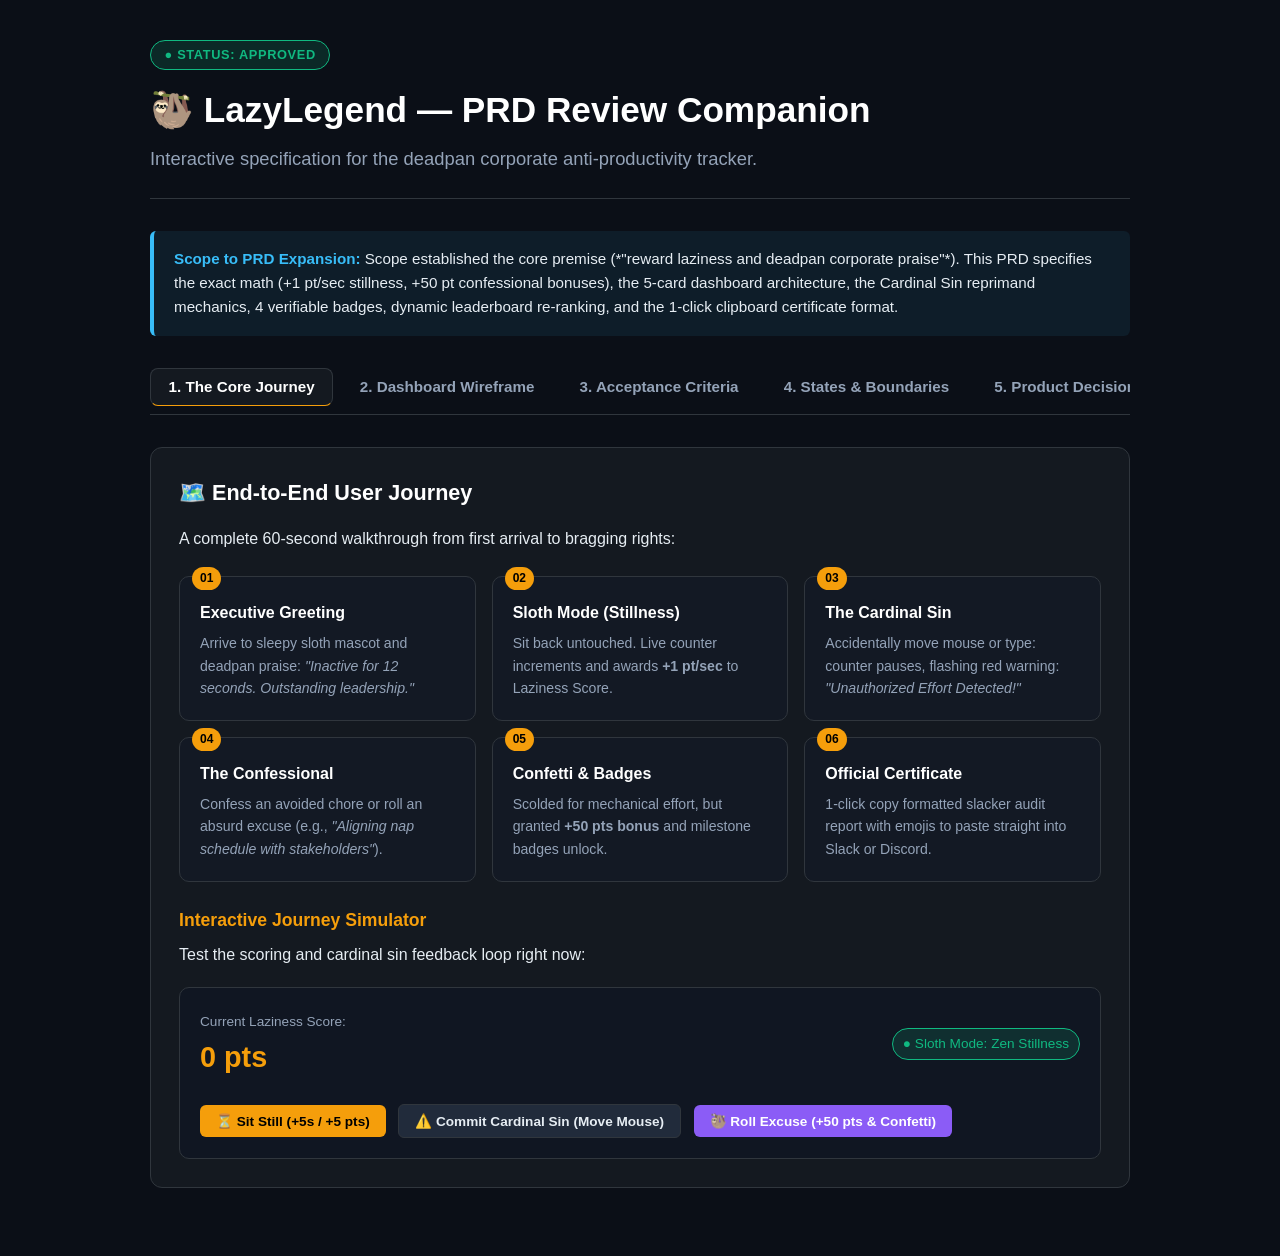
<file: devpost/prd.html>
<!DOCTYPE html>
<html lang="en">
<head>
  <meta charset="UTF-8">
  <meta name="viewport" content="width=device-width, initial-scale=1.0">
  <title>LazyLegend — PRD Interactive Companion</title>
  <style>
    :root {
      --bg: #0b0f17;
      --card-bg: rgba(22, 27, 34, 0.9);
      --card-border: #30363d;
      --accent-amber: #f59e0b;
      --accent-sloth: #d97706;
      --accent-green: #10b981;
      --accent-red: #ef4444;
      --accent-purple: #8b5cf6;
      --accent-blue: #38bdf8;
      --text: #e6edf3;
      --text-muted: #94a3b8;
      --font-stack: -apple-system, BlinkMacSystemFont, "Segoe UI", Roboto, Helvetica, Arial, sans-serif;
      --font-mono: ui-monospace, SFMono-Regular, "SF Mono", Menlo, Consolas, monospace;
    }

    * {
      box-sizing: border-box;
      margin: 0;
      padding: 0;
    }

    body {
      font-family: var(--font-stack);
      background-color: var(--bg);
      color: var(--text);
      line-height: 1.6;
      padding: 2.5rem 1.5rem;
    }

    .container {
      max-width: 980px;
      margin: 0 auto;
    }

    header {
      margin-bottom: 2rem;
      border-bottom: 1px solid var(--card-border);
      padding-bottom: 1.5rem;
    }

    .status-pill {
      display: inline-flex;
      align-items: center;
      gap: 0.4rem;
      background: rgba(245, 158, 11, 0.15);
      color: var(--accent-amber);
      border: 1px solid var(--accent-amber);
      padding: 0.25rem 0.85rem;
      border-radius: 999px;
      font-size: 0.8rem;
      font-weight: 700;
      text-transform: uppercase;
      letter-spacing: 0.05em;
      margin-bottom: 0.75rem;
    }

    h1 {
      font-size: 2.2rem;
      font-weight: 800;
      color: #fff;
      display: flex;
      align-items: center;
      gap: 0.75rem;
    }

    .tagline {
      font-size: 1.15rem;
      color: var(--text-muted);
      margin-top: 0.35rem;
    }

    /* Expansion Callout */
    .callout {
      background: rgba(56, 189, 248, 0.08);
      border-left: 4px solid var(--accent-blue);
      border-radius: 6px;
      padding: 1rem 1.25rem;
      margin-bottom: 2rem;
      font-size: 0.95rem;
    }
    .callout strong {
      color: var(--accent-blue);
    }

    /* Tabs */
    .tabs {
      display: flex;
      gap: 0.5rem;
      border-bottom: 1px solid var(--card-border);
      margin-bottom: 2rem;
      overflow-x: auto;
      padding-bottom: 0.5rem;
    }

    .tab-btn {
      background: transparent;
      border: 1px solid transparent;
      color: var(--text-muted);
      padding: 0.6rem 1.1rem;
      border-radius: 8px;
      cursor: pointer;
      font-size: 0.95rem;
      font-weight: 600;
      transition: all 0.2s ease;
      white-space: nowrap;
    }

    .tab-btn:hover {
      color: #fff;
      background: rgba(255, 255, 255, 0.05);
    }

    .tab-btn.active {
      color: #fff;
      background: var(--card-bg);
      border-color: var(--card-border);
      border-bottom-color: var(--accent-amber);
    }

    .tab-pane {
      display: none;
    }
    .tab-pane.active {
      display: block;
      animation: fadeIn 0.25s ease-in-out;
    }

    @keyframes fadeIn {
      from { opacity: 0; transform: translateY(4px); }
      to { opacity: 1; transform: translateY(0); }
    }

    .card {
      background: var(--card-bg);
      border: 1px solid var(--card-border);
      border-radius: 12px;
      padding: 1.75rem;
      margin-bottom: 1.75rem;
    }

    h2 {
      font-size: 1.35rem;
      color: #fff;
      margin-bottom: 1rem;
      display: flex;
      align-items: center;
      gap: 0.5rem;
    }

    h3 {
      font-size: 1.1rem;
      color: var(--accent-amber);
      margin: 1.25rem 0 0.5rem 0;
    }

    p {
      color: var(--text);
      margin-bottom: 1rem;
    }

    /* Stepper / Core Journey */
    .journey-stepper {
      display: grid;
      grid-template-columns: repeat(auto-fit, minmax(280px, 1fr));
      gap: 1rem;
      margin: 1.5rem 0;
    }

    .step-box {
      background: #131924;
      border: 1px solid var(--card-border);
      border-radius: 10px;
      padding: 1.25rem;
      position: relative;
    }
    .step-box .num {
      position: absolute;
      top: -10px;
      left: 12px;
      background: var(--accent-amber);
      color: #000;
      font-weight: 800;
      font-size: 0.75rem;
      padding: 2px 8px;
      border-radius: 12px;
    }
    .step-box h4 {
      color: #fff;
      font-size: 1rem;
      margin-bottom: 0.4rem;
      margin-top: 0.2rem;
    }
    .step-box p {
      font-size: 0.88rem;
      color: var(--text-muted);
      margin-bottom: 0;
    }

    /* Interactive Wireframe Preview */
    .wireframe-container {
      background: #0f141d;
      border: 1px dashed var(--card-border);
      border-radius: 12px;
      padding: 1.25rem;
      margin-top: 1rem;
    }

    .mock-header {
      background: #171f2d;
      border: 1px solid var(--card-border);
      border-radius: 8px;
      padding: 1rem 1.5rem;
      display: flex;
      justify-content: space-between;
      align-items: center;
      margin-bottom: 1.25rem;
    }

    .mock-grid {
      display: grid;
      grid-template-columns: repeat(auto-fit, minmax(280px, 1fr));
      gap: 1rem;
    }

    .mock-card {
      background: #161d2a;
      border: 1px solid var(--card-border);
      border-radius: 8px;
      padding: 1.25rem;
      cursor: pointer;
      transition: all 0.2s ease;
    }

    .mock-card:hover, .mock-card.selected {
      border-color: var(--accent-amber);
      transform: translateY(-2px);
    }

    .mock-card-title {
      font-weight: 700;
      font-size: 0.95rem;
      color: #fff;
      display: flex;
      justify-content: space-between;
      margin-bottom: 0.5rem;
    }

    .mock-badge-tag {
      font-size: 0.7rem;
      padding: 2px 6px;
      border-radius: 4px;
      background: rgba(245, 158, 11, 0.15);
      color: var(--accent-amber);
    }

    /* Live Preview Simulator */
    .simulator-box {
      background: #101622;
      border: 1px solid var(--card-border);
      border-radius: 10px;
      padding: 1.25rem;
      margin-top: 1.25rem;
    }
    .sim-btn {
      background: var(--accent-amber);
      color: #000;
      font-weight: 700;
      border: none;
      padding: 0.5rem 1rem;
      border-radius: 6px;
      cursor: pointer;
      margin-right: 0.5rem;
      margin-top: 0.5rem;
      font-size: 0.85rem;
    }
    .sim-btn.secondary {
      background: #212b3b;
      color: var(--text);
      border: 1px solid var(--card-border);
    }
    .sim-btn:hover {
      opacity: 0.9;
    }

    /* Checklist */
    .checklist-item {
      display: flex;
      align-items: flex-start;
      gap: 0.75rem;
      padding: 0.6rem 0;
      border-bottom: 1px solid rgba(255, 255, 255, 0.05);
      font-size: 0.95rem;
    }
    .checklist-item input {
      margin-top: 0.25rem;
      accent-color: var(--accent-green);
    }

    /* Code Snippet */
    pre {
      background: #06090e;
      border: 1px solid var(--card-border);
      border-radius: 8px;
      padding: 1rem;
      font-family: var(--font-mono);
      font-size: 0.85rem;
      color: #7dd3fc;
      overflow-x: auto;
      margin-top: 0.75rem;
    }

    /* Table */
    table {
      width: 100%;
      border-collapse: collapse;
      margin-top: 1rem;
      font-size: 0.9rem;
    }
    th, td {
      border: 1px solid var(--card-border);
      padding: 0.75rem 1rem;
      text-align: left;
    }
    th {
      background: #131924;
      color: var(--accent-amber);
    }
  </style>
</head>
<body>
  <div class="container">
    <header>
      <div class="status-pill" style="background: rgba(16, 185, 129, 0.15); color: var(--accent-green); border-color: var(--accent-green);">● Status: Approved</div>
      <h1>🦥 LazyLegend — PRD Review Companion</h1>
      <div class="tagline">Interactive specification for the deadpan corporate anti-productivity tracker.</div>
    </header>

    <div class="callout">
      <strong>Scope to PRD Expansion:</strong> Scope established the core premise (*"reward laziness and deadpan corporate praise"*). This PRD specifies the exact math (+1 pt/sec stillness, +50 pt confessional bonuses), the 5-card dashboard architecture, the Cardinal Sin reprimand mechanics, 4 verifiable badges, dynamic leaderboard re-ranking, and the 1-click clipboard certificate format.
    </div>

    <!-- Navigation Tabs -->
    <div class="tabs">
      <button class="tab-btn active" onclick="switchTab('tab-journey')">1. The Core Journey</button>
      <button class="tab-btn" onclick="switchTab('tab-layout')">2. Dashboard Wireframe</button>
      <button class="tab-btn" onclick="switchTab('tab-criteria')">3. Acceptance Criteria</button>
      <button class="tab-btn" onclick="switchTab('tab-states')">4. States & Boundaries</button>
      <button class="tab-btn" onclick="switchTab('tab-decisions')">5. Product Decisions</button>
    </div>

    <!-- TAB 1: THE CORE JOURNEY -->
    <div id="tab-journey" class="tab-pane active">
      <div class="card">
        <h2>🗺️ End-to-End User Journey</h2>
        <p>A complete 60-second walkthrough from first arrival to bragging rights:</p>
        
        <div class="journey-stepper">
          <div class="step-box">
            <span class="num">01</span>
            <h4>Executive Greeting</h4>
            <p>Arrive to sleepy sloth mascot and deadpan praise: <em>"Inactive for 12 seconds. Outstanding leadership."</em></p>
          </div>
          <div class="step-box">
            <span class="num">02</span>
            <h4>Sloth Mode (Stillness)</h4>
            <p>Sit back untouched. Live counter increments and awards <strong>+1 pt/sec</strong> to Laziness Score.</p>
          </div>
          <div class="step-box">
            <span class="num">03</span>
            <h4>The Cardinal Sin</h4>
            <p>Accidentally move mouse or type: counter pauses, flashing red warning: <em>"Unauthorized Effort Detected!"</em></p>
          </div>
          <div class="step-box">
            <span class="num">04</span>
            <h4>The Confessional</h4>
            <p>Confess an avoided chore or roll an absurd excuse (e.g., <em>"Aligning nap schedule with stakeholders"</em>).</p>
          </div>
          <div class="step-box">
            <span class="num">05</span>
            <h4>Confetti & Badges</h4>
            <p>Scolded for mechanical effort, but granted <strong>+50 pts bonus</strong> and milestone badges unlock.</p>
          </div>
          <div class="step-box">
            <span class="num">06</span>
            <h4>Official Certificate</h4>
            <p>1-click copy formatted slacker audit report with emojis to paste straight into Slack or Discord.</p>
          </div>
        </div>

        <h3>Interactive Journey Simulator</h3>
        <p>Test the scoring and cardinal sin feedback loop right now:</p>
        <div class="simulator-box">
          <div style="display:flex; justify-content:space-between; align-items:center; margin-bottom:1rem;">
            <div>
              <span style="font-size:0.85rem; color:var(--text-muted);">Current Laziness Score:</span>
              <div id="sim-score" style="font-size:1.8rem; font-weight:800; color:var(--accent-amber);">0 pts</div>
            </div>
            <div id="sim-status" style="font-size:0.85rem; padding:4px 10px; border-radius:999px; background:rgba(16,185,129,0.15); color:var(--accent-green); border:1px solid var(--accent-green);">
              ● Sloth Mode: Zen Stillness
            </div>
          </div>
          <button class="sim-btn" onclick="simIdle(5)">⏳ Sit Still (+5s / +5 pts)</button>
          <button class="sim-btn secondary" onclick="simMove()">⚠️ Commit Cardinal Sin (Move Mouse)</button>
          <button class="sim-btn" style="background:var(--accent-purple); color:#fff;" onclick="simExcuse()">🦥 Roll Excuse (+50 pts & Confetti)</button>
          <div id="sim-banner" style="display:none; margin-top:0.75rem; padding:0.6rem 1rem; border-radius:6px; background:rgba(239,68,68,0.15); border:1px solid var(--accent-red); color:#fca5a5; font-size:0.88rem;"></div>
        </div>
      </div>
    </div>

    <!-- TAB 2: DASHBOARD WIREFRAME -->
    <div id="tab-layout" class="tab-pane">
      <div class="card">
        <h2>🖥️ Dashboard Layout Specification</h2>
        <p>A single-page dark mode layout structured into a primary executive header and 5 functional cards:</p>
        
        <div class="wireframe-container">
          <!-- Mock Header -->
          <div class="mock-header">
            <div style="display:flex; align-items:center; gap:0.75rem;">
              <span style="font-size:2rem;">🦥</span>
              <div>
                <div style="font-weight:700; color:#fff;">Executive Sloth Desk</div>
                <div style="font-size:0.75rem; color:var(--text-muted);">Level 2: Intermediate Postponist</div>
              </div>
            </div>
            <div style="text-align:right;">
              <div style="font-size:0.75rem; color:var(--text-muted); text-transform:uppercase;">Laziness Score</div>
              <div style="font-size:1.5rem; font-weight:800; color:var(--accent-amber);">480 pts</div>
            </div>
          </div>

          <!-- Mock Grid Cards -->
          <div class="mock-grid">
            <div class="mock-card selected" onclick="selectCardInfo('sloth')">
              <div class="mock-card-title">
                <span>⏱️ Sloth Mode Tracker</span>
                <span class="mock-badge-tag">+1 pt / sec</span>
              </div>
              <p style="font-size:0.8rem; color:var(--text-muted);">Live unbroken stillness counter & movement detection banner.</p>
            </div>

            <div class="mock-card" onclick="selectCardInfo('confessional')">
              <div class="mock-card-title">
                <span>📝 Procrastination Confessional</span>
                <span class="mock-badge-tag">+50 pts</span>
              </div>
              <p style="font-size:0.8rem; color:var(--text-muted);">Input avoided tasks or roll from 15+ absurd corporate excuses.</p>
            </div>

            <div class="mock-card" onclick="selectCardInfo('badges')">
              <div class="mock-card-title">
                <span>🏆 Badges & Accolades</span>
                <span class="mock-badge-tag">4 Badges</span>
              </div>
              <p style="font-size:0.8rem; color:var(--text-muted);">Instant gratification confetti popups on milestone unlock.</p>
            </div>

            <div class="mock-card" onclick="selectCardInfo('certificate')">
              <div class="mock-card-title">
                <span>📜 Slacker Certificate</span>
                <span class="mock-badge-tag">1-Click Copy</span>
              </div>
              <p style="font-size:0.8rem; color:var(--text-muted);">Live preview & instant clipboard formatted text for Slack/Discord.</p>
            </div>

            <div class="mock-card" onclick="selectCardInfo('leaderboard')">
              <div class="mock-card-title">
                <span>📊 Colleague Leaderboard</span>
                <span class="mock-badge-tag">Dynamic</span>
              </div>
              <p style="font-size:0.8rem; color:var(--text-muted);">Real-time ranking against 4 fictional corporate slackers.</p>
            </div>
          </div>

          <div id="card-detail-box" style="margin-top:1rem; padding:1rem; background:#121824; border-radius:8px; border:1px solid var(--card-border); font-size:0.88rem;">
            <strong>Card 1 Detail: Sloth Mode Tracker</strong> — Monitors window events without requiring user click to start. Enters Active Stillness after 2 seconds of zero input.
          </div>
        </div>
      </div>
    </div>

    <!-- TAB 3: ACCEPTANCE CRITERIA -->
    <div id="tab-criteria" class="tab-pane">
      <div class="card">
        <h2>✅ Verifiable Acceptance Criteria</h2>
        <p>Specific, observable behaviors testable by looking at the screen during the build:</p>
        
        <h3>1. Sloth Mode Idle Tracker</h3>
        <div class="checklist-item"><input type="checkbox" checked disabled> <span>Leaving input untouched for 5 seconds adds exactly 5 points to the Laziness Score.</span></div>
        <div class="checklist-item"><input type="checkbox" checked disabled> <span>Timer displays unbroken idle minutes/seconds in real-time.</span></div>

        <h3>2. Cardinal Sin Movement Reprimand</h3>
        <div class="checklist-item"><input type="checkbox" checked disabled> <span>Moving the mouse or pressing a key while in stillness pauses the timer and surfaces a sarcastic warning within 300ms.</span></div>
        <div class="checklist-item"><input type="checkbox" checked disabled> <span>Reprimand banner cleanly clears once stillness resumes.</span></div>

        <h3>3. Procrastination Confessional</h3>
        <div class="checklist-item"><input type="checkbox" checked disabled> <span>Typing an avoided task and clicking "Postpone" logs the item, awards +50 pts, and bursts confetti.</span></div>
        <div class="checklist-item"><input type="checkbox" checked disabled> <span>Clicking "Roll Random Excuse" selects from 15+ absurd excuses, displays a typing reprimand, and awards +50 pts.</span></div>

        <h3>4. Badges & Milestone Rewards</h3>
        <div class="checklist-item"><input type="checkbox" checked disabled> <span>30 seconds unbroken stillness unlocks <strong>"Speed Is Overrated"</strong>.</span></div>
        <div class="checklist-item"><input type="checkbox" checked disabled> <span>Reaching 500 total points unlocks <strong>"Supreme Couch Commander"</strong>.</span></div>

        <h3>5. 1-Click Clipboard Certificate</h3>
        <div class="checklist-item"><input type="checkbox" checked disabled> <span>Clicking "Copy Certificate" copies formatted text with emojis, current score, and latest excuse to clipboard.</span></div>
        <div class="checklist-item"><input type="checkbox" checked disabled> <span>Copy button displays immediate confirmation ("Copied to Clipboard! 🦥").</span></div>

        <h3>6. Dynamic Leaderboard</h3>
        <div class="checklist-item"><input type="checkbox" checked disabled> <span>When user score crosses 340 points, their position automatically hops above Alex Rivera.</span></div>
      </div>
    </div>

    <!-- TAB 4: STATES & BOUNDARIES -->
    <div id="tab-states" class="tab-pane">
      <div class="card">
        <h2>🔄 States & Boundaries</h2>
        <table>
          <thead>
            <tr>
              <th>State</th>
              <th>Trigger</th>
              <th>Observed UI Behavior</th>
            </tr>
          </thead>
          <tbody>
            <tr>
              <td><strong>First Visit</strong></td>
              <td>Fresh browser session</td>
              <td>Score is 0 pts (Level 1 Novice), all badges locked, confessional placeholder says <em>"No effort detected yet. Excellent."</em></td>
            </tr>
            <tr>
              <td><strong>Active Stillness</strong></td>
              <td>2+ seconds with no mouse/keys</td>
              <td>Green status badge pulses, counter ticks up every second, +1 floating numbers climb.</td>
            </tr>
            <tr>
              <td><strong>Violation State</strong></td>
              <td>Mouse movement or keypress</td>
              <td>Red reprimand banner appears, counter pauses, points stop accumulating.</td>
            </tr>
            <tr>
              <td><strong>Persistence</strong></td>
              <td>Page refresh / reopen</td>
              <td>Current score, unlocked badges, and recent confessions are restored from <code>localStorage</code>.</td>
            </tr>
            <tr>
              <td><strong>Clipboard Fallback</strong></td>
              <td>Clipboard permission denied</td>
              <td>Selectable modal text box pops up with "Press Ctrl+C to copy your certificate".</td>
            </tr>
          </tbody>
        </table>
      </div>
    </div>

    <!-- TAB 5: PRODUCT DECISIONS -->
    <div id="tab-decisions" class="tab-pane">
      <div class="card">
        <h2>⚖️ Product Decisions & POC Boundaries</h2>
        
        <h3>Decisions & Rationale</h3>
        <p>• <strong>Automatic Inactivity Tracking:</strong> Avoids requiring the user to click "Start" before slacking off—making inaction truly zero-effort.</p>
        <p>• <strong>The Effort Paradox:</strong> Typing an excuse triggers the "Cardinal Sin" scolding for physical effort, but awards +50 pts bonus to heighten the comedic irony.</p>
        <p>• <strong>Emoji Text Certificate:</strong> Output is optimized for immediate paste into Slack, Teams, and Discord without image file download friction.</p>

        <h3>The POC Split</h3>
        <table>
          <thead>
            <tr>
              <th>In the Proof of Concept (Now)</th>
              <th>Deferred (Later)</th>
              <th>Explicitly Cut (Non-Goals)</th>
            </tr>
          </thead>
          <tbody>
            <tr>
              <td>• 5-card dark responsive dashboard</td>
              <td>• Live multi-user WebSocket sync</td>
              <td>• No Jira/Google Calendar sync</td>
            </tr>
            <tr>
              <td>• Automatic idle tracker (+1 pt/s)</td>
              <td>• Native OS screen time hooks</td>
              <td>• No user account/auth walls</td>
            </tr>
            <tr>
              <td>• Movement reprimand banner</td>
              <td>• Push notifications on tab exit</td>
              <td>• No invasive background spyware</td>
            </tr>
            <tr>
              <td>• Confessional + 15 random excuses</td>
              <td>• Custom mascot selection</td>
              <td>• No paid enterprise monetization</td>
            </tr>
            <tr>
              <td>• 4 badges with confetti & local storage</td>
              <td>• Automated Slack bot integration</td>
              <td></td>
            </tr>
          </tbody>
        </table>
      </div>
    </div>

  </div>

  <script>
    function switchTab(tabId) {
      document.querySelectorAll('.tab-pane').forEach(el => el.classList.remove('active'));
      document.querySelectorAll('.tab-btn').forEach(el => el.classList.remove('active'));
      document.getElementById(tabId).classList.add('active');
      event.currentTarget.classList.add('active');
    }

    let score = 0;
    function simIdle(sec) {
      score += sec;
      document.getElementById('sim-score').innerText = score + ' pts';
      document.getElementById('sim-status').innerText = '● Sloth Mode: Zen Stillness';
      document.getElementById('sim-status').style.color = '#10b981';
      document.getElementById('sim-status').style.borderColor = '#10b981';
      document.getElementById('sim-banner').style.display = 'none';
    }

    function simMove() {
      document.getElementById('sim-status').innerText = '⚠️ CARDINAL SIN: Unsanctioned Movement';
      document.getElementById('sim-status').style.color = '#ef4444';
      document.getElementById('sim-status').style.borderColor = '#ef4444';
      const banner = document.getElementById('sim-banner');
      banner.style.display = 'block';
      banner.innerHTML = '🚨 <strong>UNAUTHORIZED EFFORT DETECTED:</strong> Put down the mouse before someone accidentally gives you a task!';
    }

    function simExcuse() {
      score += 50;
      document.getElementById('sim-score').innerText = score + ' pts';
      const excuses = [
        "Awaiting stakeholder alignment on my nap schedule.",
        "Refactoring my motivation in staging.",
        "Blocked by internal inertia.",
        "Conducting an asynchronous mental audit of the ceiling."
      ];
      const randomExcuse = excuses[Math.floor(Math.random() * excuses.length)];
      const banner = document.getElementById('sim-banner');
      banner.style.display = 'block';
      banner.innerHTML = `🦥 <strong>CARDINAL SIN OF TYPING (+50 pts):</strong> You exerted mechanical effort to confess: <em>"${randomExcuse}"</em>. The sloth approves.`;
    }

    const cardDetails = {
      sloth: "<strong>Card 1 Detail: Sloth Mode Tracker</strong> — Monitors window events without requiring user click to start. Enters Active Stillness after 2 seconds of zero input.",
      confessional: "<strong>Card 2 Detail: Procrastination Confessional</strong> — Allows entering a custom chore or rolling one of 15+ built-in excuses, awarding +50 pts bonus each time.",
      badges: "<strong>Card 3 Detail: Badges & Accolades</strong> — 4 distinct badges (Speed Is Overrated, Tomorrow's Problem, Master of Delegation, Supreme Couch Commander) unlocked by verifiable triggers.",
      certificate: "<strong>Card 4 Detail: Slacker Certificate</strong> — Live preview card with a high-visibility copy button that formats a formatted emoji report card to the clipboard.",
      leaderboard: "<strong>Card 5 Detail: Colleague Leaderboard</strong> — Ranked comparison against 4 mock coworkers that dynamically re-orders as your score overtakes them."
    };

    function selectCardInfo(cardKey) {
      document.querySelectorAll('.mock-card').forEach(c => c.classList.remove('selected'));
      event.currentTarget.classList.add('selected');
      document.getElementById('card-detail-box').innerHTML = cardDetails[cardKey];
    }
  </script>
</body>
</html>
</file>
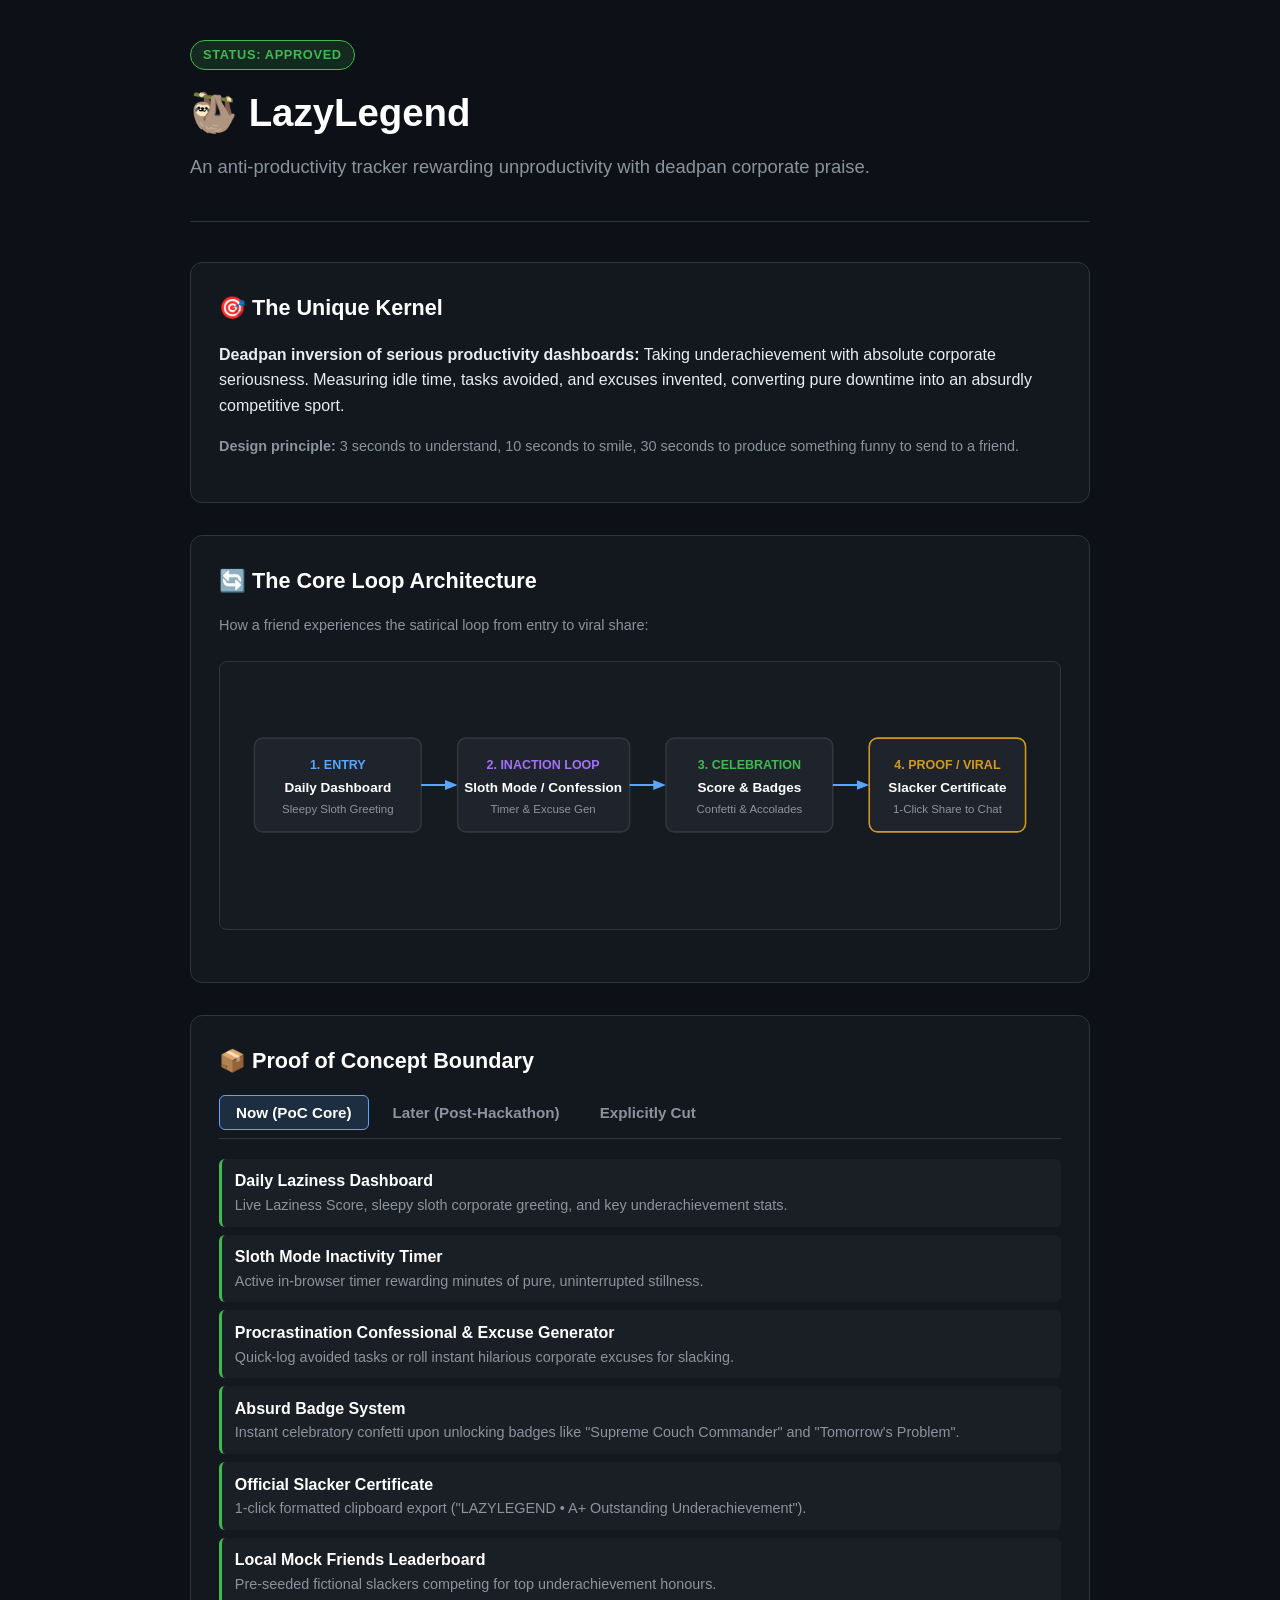
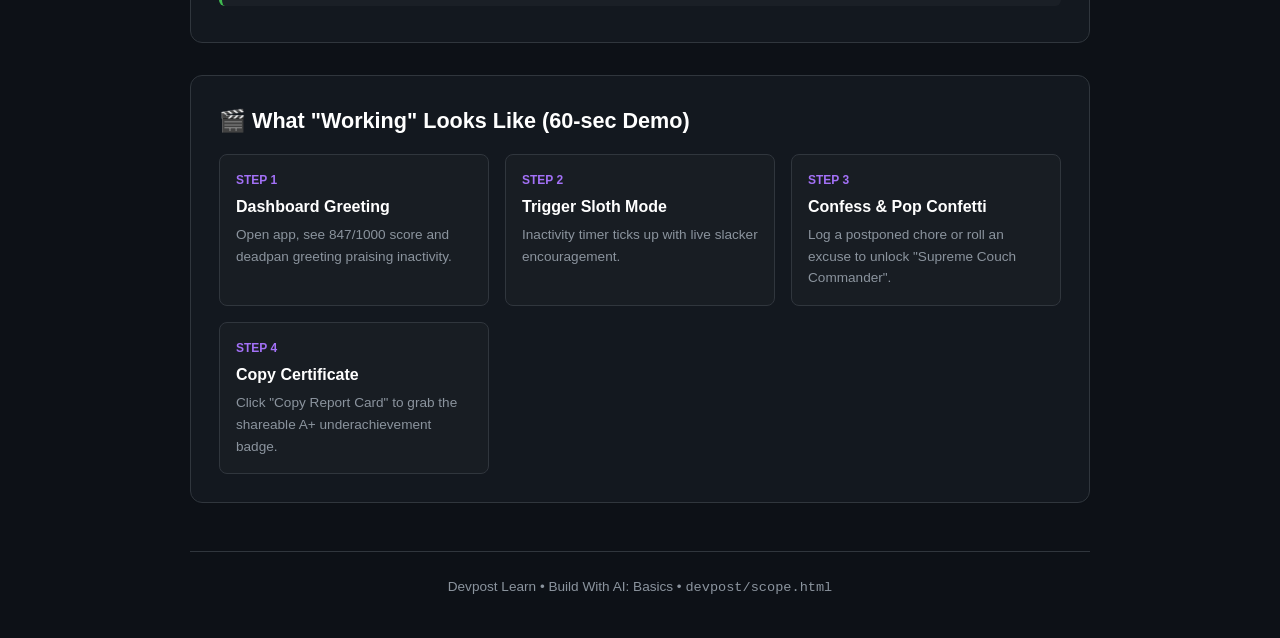
<file: devpost/scope.html>
<!DOCTYPE html>
<html lang="en">
<head>
  <meta charset="UTF-8">
  <meta name="viewport" content="width=device-width, initial-scale=1.0">
  <title>LazyLegend — Project Scope Companion</title>
  <style>
    :root {
      --bg: #0d1117;
      --card-bg: rgba(22, 27, 34, 0.85);
      --card-border: #30363d;
      --accent-green: #3fb950;
      --accent-purple: #a371f7;
      --accent-amber: #d29922;
      --accent-blue: #58a6ff;
      --text: #e6edf3;
      --text-muted: #8b949e;
      --font-stack: -apple-system, BlinkMacSystemFont, "Segoe UI", Roboto, Helvetica, Arial, sans-serif;
    }

    * {
      box-sizing: border-box;
      margin: 0;
      padding: 0;
    }

    body {
      font-family: var(--font-stack);
      background-color: var(--bg);
      color: var(--text);
      line-height: 1.6;
      padding: 2.5rem 1.5rem;
    }

    .container {
      max-width: 900px;
      margin: 0 auto;
    }

    header {
      margin-bottom: 2.5rem;
      border-bottom: 1px solid var(--card-border);
      padding-bottom: 1.5rem;
    }

    .badge-approved {
      display: inline-block;
      background: rgba(63, 185, 80, 0.15);
      color: var(--accent-green);
      border: 1px solid var(--accent-green);
      padding: 0.25rem 0.75rem;
      border-radius: 999px;
      font-size: 0.8rem;
      font-weight: 600;
      text-transform: uppercase;
      letter-spacing: 0.05em;
      margin-bottom: 0.75rem;
    }

    h1 {
      font-size: 2.4rem;
      font-weight: 800;
      color: #fff;
      display: flex;
      align-items: center;
      gap: 0.75rem;
    }

    .tagline {
      font-size: 1.15rem;
      color: var(--text-muted);
      margin-top: 0.5rem;
    }

    .card {
      background: var(--card-bg);
      border: 1px solid var(--card-border);
      border-radius: 12px;
      padding: 1.75rem;
      margin-bottom: 2rem;
      backdrop-filter: blur(8px);
    }

    h2 {
      font-size: 1.35rem;
      color: #fff;
      margin-bottom: 1rem;
      display: flex;
      align-items: center;
      gap: 0.5rem;
    }

    p {
      color: var(--text);
      margin-bottom: 1rem;
    }

    /* Diagram Styles */
    .diagram-container {
      background: #161b22;
      border: 1px solid #30363d;
      border-radius: 8px;
      padding: 1.5rem;
      margin: 1.5rem 0;
      overflow-x: auto;
    }

    svg {
      display: block;
      margin: 0 auto;
      max-width: 100%;
      height: auto;
    }

    /* Interactive Reveal Tabs */
    .boundary-tabs {
      display: flex;
      gap: 0.5rem;
      margin-bottom: 1.25rem;
      border-bottom: 1px solid var(--card-border);
      padding-bottom: 0.5rem;
    }

    .tab-btn {
      background: transparent;
      border: none;
      color: var(--text-muted);
      font-size: 0.95rem;
      font-weight: 600;
      padding: 0.5rem 1rem;
      border-radius: 6px;
      cursor: pointer;
      transition: all 0.2s ease;
    }

    .tab-btn:hover {
      color: var(--text);
      background: rgba(255, 255, 255, 0.05);
    }

    .tab-btn.active {
      color: #fff;
      background: rgba(88, 166, 255, 0.15);
      border: 1px solid var(--accent-blue);
    }

    .reveal-content {
      display: none;
      animation: fadeIn 0.3s ease;
    }

    .reveal-content.active {
      display: block;
    }

    @keyframes fadeIn {
      from { opacity: 0; transform: translateY(4px); }
      to { opacity: 1; transform: translateY(0); }
    }

    ul.item-list {
      list-style: none;
    }

    ul.item-list li {
      padding: 0.6rem 0.8rem;
      margin-bottom: 0.5rem;
      background: rgba(255, 255, 255, 0.03);
      border-radius: 6px;
      border-left: 3px solid var(--accent-blue);
      display: flex;
      flex-direction: column;
    }

    ul.item-list li strong {
      color: #fff;
    }

    ul.item-list li span {
      font-size: 0.9rem;
      color: var(--text-muted);
    }

    ul.item-list.now li { border-left-color: var(--accent-green); }
    ul.item-list.later li { border-left-color: var(--accent-amber); }
    ul.item-list.cut li { border-left-color: #f85149; }

    /* Demo Steps */
    .step-grid {
      display: grid;
      grid-template-columns: repeat(auto-fit, minmax(200px, 1fr));
      gap: 1rem;
      margin-top: 1rem;
    }

    .step-card {
      background: rgba(255, 255, 255, 0.02);
      border: 1px solid var(--card-border);
      border-radius: 8px;
      padding: 1rem;
      position: relative;
    }

    .step-num {
      font-size: 0.75rem;
      font-weight: 700;
      color: var(--accent-purple);
      text-transform: uppercase;
      margin-bottom: 0.25rem;
    }

    .step-title {
      font-weight: 600;
      color: #fff;
      margin-bottom: 0.25rem;
    }

    .step-desc {
      font-size: 0.85rem;
      color: var(--text-muted);
    }

    footer {
      text-align: center;
      color: var(--text-muted);
      font-size: 0.85rem;
      margin-top: 3rem;
      border-top: 1px solid var(--card-border);
      padding-top: 1.5rem;
    }
  </style>
</head>
<body>
  <div class="container">
    <header>
      <div class="badge-approved">Status: Approved</div>
      <h1>🦥 LazyLegend</h1>
      <p class="tagline">An anti-productivity tracker rewarding unproductivity with deadpan corporate praise.</p>
    </header>

    <!-- The Kernel -->
    <section class="card">
      <h2>🎯 The Unique Kernel</h2>
      <p>
        <strong>Deadpan inversion of serious productivity dashboards:</strong> Taking underachievement with absolute corporate seriousness. Measuring idle time, tasks avoided, and excuses invented, converting pure downtime into an absurdly competitive sport.
      </p>
      <p style="color: var(--text-muted); font-size: 0.9rem;">
        <strong>Design principle:</strong> 3 seconds to understand, 10 seconds to smile, 30 seconds to produce something funny to send to a friend.
      </p>
    </section>

    <!-- Visual Architecture / Flow Diagram -->
    <section class="card">
      <h2>🔄 The Core Loop Architecture</h2>
      <p style="font-size: 0.9rem; color: var(--text-muted);">How a friend experiences the satirical loop from entry to viral share:</p>
      <div class="diagram-container">
        <svg viewBox="0 0 760 210" width="100%" height="210" xmlns="http://www.w3.org/2000/svg">
          <defs>
            <marker id="arrow" viewBox="0 0 10 10" refX="6" refY="5" markerWidth="6" markerHeight="6" orient="auto-start-reverse">
              <path d="M 0 1 L 10 5 L 0 9 z" fill="#58a6ff"/>
            </marker>
          </defs>

          <!-- Step 1 -->
          <rect x="10" y="50" width="160" height="90" rx="8" fill="#1f242c" stroke="#30363d" stroke-width="1.5"/>
          <text x="90" y="80" fill="#58a6ff" font-size="12" font-weight="bold" text-anchor="middle">1. ENTRY</text>
          <text x="90" y="102" fill="#ffffff" font-size="13" font-weight="600" text-anchor="middle">Daily Dashboard</text>
          <text x="90" y="122" fill="#8b949e" font-size="11" text-anchor="middle">Sleepy Sloth Greeting</text>

          <line x1="170" y1="95" x2="200" y2="95" stroke="#58a6ff" stroke-width="2" marker-end="url(#arrow)"/>

          <!-- Step 2 -->
          <rect x="205" y="50" width="165" height="90" rx="8" fill="#1f242c" stroke="#30363d" stroke-width="1.5"/>
          <text x="287" y="80" fill="#a371f7" font-size="12" font-weight="bold" text-anchor="middle">2. INACTION LOOP</text>
          <text x="287" y="102" fill="#ffffff" font-size="13" font-weight="600" text-anchor="middle">Sloth Mode / Confession</text>
          <text x="287" y="122" fill="#8b949e" font-size="11" text-anchor="middle">Timer &amp; Excuse Gen</text>

          <line x1="370" y1="95" x2="400" y2="95" stroke="#58a6ff" stroke-width="2" marker-end="url(#arrow)"/>

          <!-- Step 3 -->
          <rect x="405" y="50" width="160" height="90" rx="8" fill="#1f242c" stroke="#30363d" stroke-width="1.5"/>
          <text x="485" y="80" fill="#3fb950" font-size="12" font-weight="bold" text-anchor="middle">3. CELEBRATION</text>
          <text x="485" y="102" fill="#ffffff" font-size="13" font-weight="600" text-anchor="middle">Score &amp; Badges</text>
          <text x="485" y="122" fill="#8b949e" font-size="11" text-anchor="middle">Confetti &amp; Accolades</text>

          <line x1="565" y1="95" x2="595" y2="95" stroke="#58a6ff" stroke-width="2" marker-end="url(#arrow)"/>

          <!-- Step 4 -->
          <rect x="600" y="50" width="150" height="90" rx="8" fill="#1f242c" stroke="#d29922" stroke-width="1.5"/>
          <text x="675" y="80" fill="#d29922" font-size="12" font-weight="bold" text-anchor="middle">4. PROOF / VIRAL</text>
          <text x="675" y="102" fill="#ffffff" font-size="13" font-weight="600" text-anchor="middle">Slacker Certificate</text>
          <text x="675" y="122" fill="#8b949e" font-size="11" text-anchor="middle">1-Click Share to Chat</text>
        </svg>
      </div>
    </section>

    <!-- Proof of Concept Boundary: Interactive Reveals -->
    <section class="card">
      <h2>📦 Proof of Concept Boundary</h2>
      <div class="boundary-tabs">
        <button class="tab-btn active" onclick="showTab('now')">Now (PoC Core)</button>
        <button class="tab-btn" onclick="showTab('later')">Later (Post-Hackathon)</button>
        <button class="tab-btn" onclick="showTab('cut')">Explicitly Cut</button>
      </div>

      <!-- Now -->
      <div id="tab-now" class="reveal-content active">
        <ul class="item-list now">
          <li>
            <strong>Daily Laziness Dashboard</strong>
            <span>Live Laziness Score, sleepy sloth corporate greeting, and key underachievement stats.</span>
          </li>
          <li>
            <strong>Sloth Mode Inactivity Timer</strong>
            <span>Active in-browser timer rewarding minutes of pure, uninterrupted stillness.</span>
          </li>
          <li>
            <strong>Procrastination Confessional &amp; Excuse Generator</strong>
            <span>Quick-log avoided tasks or roll instant hilarious corporate excuses for slacking.</span>
          </li>
          <li>
            <strong>Absurd Badge System</strong>
            <span>Instant celebratory confetti upon unlocking badges like "Supreme Couch Commander" and "Tomorrow's Problem".</span>
          </li>
          <li>
            <strong>Official Slacker Certificate</strong>
            <span>1-click formatted clipboard export ("LAZYLEGEND • A+ Outstanding Underachievement").</span>
          </li>
          <li>
            <strong>Local Mock Friends Leaderboard</strong>
            <span>Pre-seeded fictional slackers competing for top underachievement honours.</span>
          </li>
        </ul>
      </div>

      <!-- Later -->
      <div id="tab-later" class="reveal-content">
        <ul class="item-list later">
          <li>
            <strong>Real-time Multi-user Group Sync</strong>
            <span>Live backend syncing so actual friend circles can compete on a shared leaderboard.</span>
          </li>
          <li>
            <strong>Native OS Screen-time &amp; Inactivity Hooks</strong>
            <span>Platform background telemetry with explicit user permissions.</span>
          </li>
          <li>
            <strong>Exit Push Notifications</strong>
            <span>"Too much effort? Understandable. +50 points awarded."</span>
          </li>
          <li>
            <strong>Weekly Slacker Oscar Ceremony</strong>
            <span>Cinematic animated weekly awards for low effort.</span>
          </li>
        </ul>
      </div>

      <!-- Cut -->
      <div id="tab-cut" class="reveal-content">
        <ul class="item-list cut">
          <li>
            <strong>Invasive Background Surveillance</strong>
            <span>No covert keylogging or activity stalking—keeps it lighthearted and self-reported.</span>
          </li>
          <li>
            <strong>Mandatory Account Auth &amp; Login Walls</strong>
            <span>Avoids killing the 30-second time-to-delight.</span>
          </li>
          <li>
            <strong>Real Productivity Integrations (Jira, Google Calendar)</strong>
            <span>Defeats the satirical, feel-good soul of the app.</span>
          </li>
        </ul>
      </div>
    </section>

    <!-- What Working Looks Like -->
    <section class="card">
      <h2>🎬 What "Working" Looks Like (60-sec Demo)</h2>
      <div class="step-grid">
        <div class="step-card">
          <div class="step-num">Step 1</div>
          <div class="step-title">Dashboard Greeting</div>
          <div class="step-desc">Open app, see 847/1000 score and deadpan greeting praising inactivity.</div>
        </div>
        <div class="step-card">
          <div class="step-num">Step 2</div>
          <div class="step-title">Trigger Sloth Mode</div>
          <div class="step-desc">Inactivity timer ticks up with live slacker encouragement.</div>
        </div>
        <div class="step-card">
          <div class="step-num">Step 3</div>
          <div class="step-title">Confess &amp; Pop Confetti</div>
          <div class="step-desc">Log a postponed chore or roll an excuse to unlock "Supreme Couch Commander".</div>
        </div>
        <div class="step-card">
          <div class="step-num">Step 4</div>
          <div class="step-title">Copy Certificate</div>
          <div class="step-desc">Click "Copy Report Card" to grab the shareable A+ underachievement badge.</div>
        </div>
      </div>
    </section>

    <footer>
      Devpost Learn • Build With AI: Basics • <code>devpost/scope.html</code>
    </footer>
  </div>

  <script>
    function showTab(name) {
      document.querySelectorAll('.tab-btn').forEach(btn => btn.classList.remove('active'));
      document.querySelectorAll('.reveal-content').forEach(c => c.classList.remove('active'));

      event.target.classList.add('active');
      document.getElementById('tab-' + name).classList.add('active');
    }
  </script>
</body>
</html>
</file>
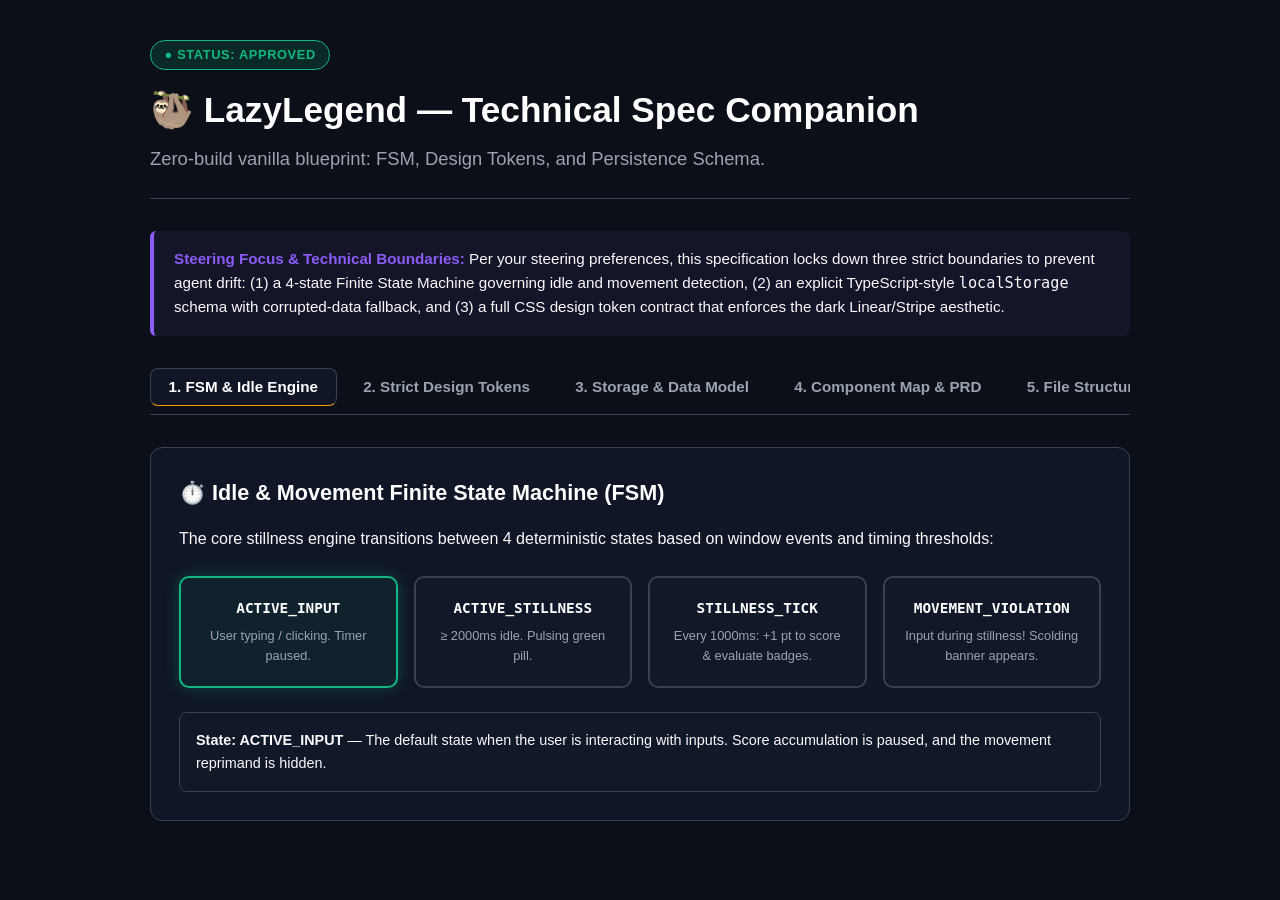
<file: devpost/spec.html>
<!DOCTYPE html>
<html lang="en">
<head>
  <meta charset="UTF-8">
  <meta name="viewport" content="width=device-width, initial-scale=1.0">
  <title>LazyLegend — Technical Spec Companion</title>
  <style>
    :root {
      --bg: #0b0f17;
      --card-bg: rgba(17, 24, 39, 0.9);
      --card-border: #374151;
      --accent-gold: #f59e0b;
      --accent-amber: #d97706;
      --accent-green: #10b981;
      --accent-red: #ef4444;
      --accent-purple: #8b5cf6;
      --accent-blue: #38bdf8;
      --text: #f9fafb;
      --text-muted: #9ca3af;
      --font-stack: -apple-system, BlinkMacSystemFont, "Segoe UI", Roboto, Helvetica, Arial, sans-serif;
      --font-mono: ui-monospace, SFMono-Regular, "SF Mono", Menlo, Consolas, monospace;
    }

    * { box-sizing: border-box; margin: 0; padding: 0; }

    body {
      font-family: var(--font-stack);
      background-color: var(--bg);
      color: var(--text);
      line-height: 1.6;
      padding: 2.5rem 1.5rem;
    }

    .container { max-width: 980px; margin: 0 auto; }

    header {
      margin-bottom: 2rem;
      border-bottom: 1px solid var(--card-border);
      padding-bottom: 1.5rem;
    }

    .status-pill {
      display: inline-flex;
      align-items: center;
      gap: 0.4rem;
      background: rgba(245, 158, 11, 0.15);
      color: var(--accent-gold);
      border: 1px solid var(--accent-gold);
      padding: 0.25rem 0.85rem;
      border-radius: 999px;
      font-size: 0.8rem;
      font-weight: 700;
      text-transform: uppercase;
      letter-spacing: 0.05em;
      margin-bottom: 0.75rem;
    }

    h1 {
      font-size: 2.2rem;
      font-weight: 800;
      color: #fff;
      display: flex;
      align-items: center;
      gap: 0.75rem;
    }

    .tagline {
      font-size: 1.15rem;
      color: var(--text-muted);
      margin-top: 0.35rem;
    }

    .callout {
      background: rgba(139, 92, 246, 0.08);
      border-left: 4px solid var(--accent-purple);
      border-radius: 6px;
      padding: 1rem 1.25rem;
      margin-bottom: 2rem;
      font-size: 0.95rem;
    }
    .callout strong { color: var(--accent-purple); }

    .tabs {
      display: flex;
      gap: 0.5rem;
      border-bottom: 1px solid var(--card-border);
      margin-bottom: 2rem;
      overflow-x: auto;
      padding-bottom: 0.5rem;
    }

    .tab-btn {
      background: transparent;
      border: 1px solid transparent;
      color: var(--text-muted);
      padding: 0.6rem 1.1rem;
      border-radius: 8px;
      cursor: pointer;
      font-size: 0.95rem;
      font-weight: 600;
      transition: all 0.2s ease;
      white-space: nowrap;
    }

    .tab-btn:hover { color: #fff; background: rgba(255, 255, 255, 0.05); }

    .tab-btn.active {
      color: #fff;
      background: var(--card-bg);
      border-color: var(--card-border);
      border-bottom-color: var(--accent-gold);
    }

    .tab-pane { display: none; }
    .tab-pane.active { display: block; animation: fadeIn 0.25s ease-in-out; }

    @keyframes fadeIn {
      from { opacity: 0; transform: translateY(4px); }
      to { opacity: 1; transform: translateY(0); }
    }

    .card {
      background: var(--card-bg);
      border: 1px solid var(--card-border);
      border-radius: 12px;
      padding: 1.75rem;
      margin-bottom: 1.75rem;
    }

    h2 {
      font-size: 1.35rem;
      color: #fff;
      margin-bottom: 1rem;
      display: flex;
      align-items: center;
      gap: 0.5rem;
    }

    h3 {
      font-size: 1.1rem;
      color: var(--accent-gold);
      margin: 1.25rem 0 0.5rem 0;
    }

    p { color: var(--text); margin-bottom: 1rem; }

    /* FSM Visualizer */
    .fsm-canvas {
      display: grid;
      grid-template-columns: repeat(auto-fit, minmax(200px, 1fr));
      gap: 1rem;
      margin: 1.5rem 0;
    }

    .fsm-node {
      background: #111827;
      border: 2px solid var(--card-border);
      border-radius: 10px;
      padding: 1.2rem;
      text-align: center;
      transition: all 0.3s ease;
      cursor: pointer;
    }

    .fsm-node.active {
      border-color: var(--accent-green);
      box-shadow: 0 0 15px rgba(16, 185, 129, 0.3);
      background: rgba(16, 185, 129, 0.08);
    }
    .fsm-node.violation {
      border-color: var(--accent-red);
      box-shadow: 0 0 15px rgba(239, 68, 68, 0.3);
      background: rgba(239, 68, 68, 0.08);
    }

    .fsm-title {
      font-family: var(--font-mono);
      font-weight: 700;
      font-size: 0.9rem;
      margin-bottom: 0.35rem;
      color: #fff;
    }
    .fsm-desc {
      font-size: 0.8rem;
      color: var(--text-muted);
    }

    /* Token Swatches */
    .token-grid {
      display: grid;
      grid-template-columns: repeat(auto-fit, minmax(220px, 1fr));
      gap: 0.75rem;
      margin-top: 1rem;
    }

    .token-swatch {
      display: flex;
      align-items: center;
      gap: 0.75rem;
      background: #111827;
      border: 1px solid var(--card-border);
      border-radius: 8px;
      padding: 0.6rem 0.8rem;
    }
    .swatch-color {
      width: 24px;
      height: 24px;
      border-radius: 6px;
      border: 1px solid rgba(255, 255, 255, 0.15);
      flex-shrink: 0;
    }
    .token-name {
      font-family: var(--font-mono);
      font-size: 0.78rem;
      color: #fff;
    }
    .token-val {
      font-family: var(--font-mono);
      font-size: 0.7rem;
      color: var(--text-muted);
    }

    /* Tree */
    .file-tree {
      background: #06090e;
      border: 1px solid var(--card-border);
      border-radius: 8px;
      padding: 1.25rem;
      font-family: var(--font-mono);
      font-size: 0.85rem;
      line-height: 1.7;
      color: #7dd3fc;
    }
    .tree-comment { color: #6b7280; }

    /* Code Snippets */
    pre {
      background: #06090e;
      border: 1px solid var(--card-border);
      border-radius: 8px;
      padding: 1rem;
      font-family: var(--font-mono);
      font-size: 0.85rem;
      color: #a78bfa;
      overflow-x: auto;
      margin-top: 0.75rem;
    }

    table {
      width: 100%;
      border-collapse: collapse;
      margin-top: 1rem;
      font-size: 0.88rem;
    }
    th, td {
      border: 1px solid var(--card-border);
      padding: 0.75rem 1rem;
      text-align: left;
    }
    th {
      background: #131924;
      color: var(--accent-gold);
    }
  </style>
</head>
<body>
  <div class="container">
    <header>
      <div class="status-pill" style="background: rgba(16, 185, 129, 0.15); color: var(--accent-green); border-color: var(--accent-green);">● Status: Approved</div>
      <h1>🦥 LazyLegend — Technical Spec Companion</h1>
      <div class="tagline">Zero-build vanilla blueprint: FSM, Design Tokens, and Persistence Schema.</div>
    </header>

    <div class="callout">
      <strong>Steering Focus & Technical Boundaries:</strong> Per your steering preferences, this specification locks down three strict boundaries to prevent agent drift: (1) a 4-state Finite State Machine governing idle and movement detection, (2) an explicit TypeScript-style <code>localStorage</code> schema with corrupted-data fallback, and (3) a full CSS design token contract that enforces the dark Linear/Stripe aesthetic.
    </div>

    <!-- Navigation Tabs -->
    <div class="tabs">
      <button class="tab-btn active" onclick="switchTab('tab-fsm')">1. FSM & Idle Engine</button>
      <button class="tab-btn" onclick="switchTab('tab-tokens')">2. Strict Design Tokens</button>
      <button class="tab-btn" onclick="switchTab('tab-schema')">3. Storage & Data Model</button>
      <button class="tab-btn" onclick="switchTab('tab-components')">4. Component Map & PRD</button>
      <button class="tab-btn" onclick="switchTab('tab-files')">5. File Structure & Fallbacks</button>
    </div>

    <!-- TAB 1: FSM & IDLE ENGINE -->
    <div id="tab-fsm" class="tab-pane active">
      <div class="card">
        <h2>⏱️ Idle & Movement Finite State Machine (FSM)</h2>
        <p>The core stillness engine transitions between 4 deterministic states based on window events and timing thresholds:</p>

        <div class="fsm-canvas">
          <div id="node-input" class="fsm-node active" onclick="setFSMState('input')">
            <div class="fsm-title">ACTIVE_INPUT</div>
            <div class="fsm-desc">User typing / clicking. Timer paused.</div>
          </div>
          <div id="node-stillness" class="fsm-node" onclick="setFSMState('stillness')">
            <div class="fsm-title">ACTIVE_STILLNESS</div>
            <div class="fsm-desc">&ge; 2000ms idle. Pulsing green pill.</div>
          </div>
          <div id="node-tick" class="fsm-node" onclick="setFSMState('tick')">
            <div class="fsm-title">STILLNESS_TICK</div>
            <div class="fsm-desc">Every 1000ms: +1 pt to score & evaluate badges.</div>
          </div>
          <div id="node-violation" class="fsm-node" onclick="setFSMState('violation')">
            <div class="fsm-title">MOVEMENT_VIOLATION</div>
            <div class="fsm-desc">Input during stillness! Scolding banner appears.</div>
          </div>
        </div>

        <div id="fsm-detail" style="background:#111827; border:1px solid var(--card-border); border-radius:8px; padding:1rem; font-size:0.9rem;">
          <strong>State: ACTIVE_INPUT</strong> — The default state when the user is interacting with inputs. Score accumulation is paused, and the movement reprimand is hidden.
        </div>
      </div>
    </div>

    <!-- TAB 2: STRICT DESIGN TOKENS -->
    <div id="tab-tokens" class="tab-pane">
      <div class="card">
        <h2>🎨 Strict CSS Custom Property Contracts</h2>
        <p>All colors, surfaces, and borders are strictly locked to these CSS tokens in <code>styles.css</code>:</p>

        <div class="token-grid">
          <div class="token-swatch">
            <div class="swatch-color" style="background:#0b0f17;"></div>
            <div><div class="token-name">--ll-bg-base</div><div class="token-val">#0b0f17 (Charcoal Canvas)</div></div>
          </div>
          <div class="token-swatch">
            <div class="swatch-color" style="background:#111827;"></div>
            <div><div class="token-name">--ll-bg-surface</div><div class="token-val">#111827 (Card Surface)</div></div>
          </div>
          <div class="token-swatch">
            <div class="swatch-color" style="background:#f59e0b;"></div>
            <div><div class="token-name">--ll-accent-sloth-gold</div><div class="token-val">#f59e0b (Primary Brand)</div></div>
          </div>
          <div class="token-swatch">
            <div class="swatch-color" style="background:#10b981;"></div>
            <div><div class="token-name">--ll-accent-idle-green</div><div class="token-val">#10b981 (Zen Stillness)</div></div>
          </div>
          <div class="token-swatch">
            <div class="swatch-color" style="background:#ef4444;"></div>
            <div><div class="token-name">--ll-accent-sin-red</div><div class="token-val">#ef4444 (Cardinal Sin)</div></div>
          </div>
          <div class="token-swatch">
            <div class="swatch-color" style="background:#8b5cf6;"></div>
            <div><div class="token-name">--ll-accent-purple</div><div class="token-val">#8b5cf6 (Accolades & Badges)</div></div>
          </div>
        </div>
      </div>
    </div>

    <!-- TAB 3: STORAGE & DATA MODEL -->
    <div id="tab-schema" class="tab-pane">
      <div class="card">
        <h2>💾 LocalStorage Schema Contract</h2>
        <p>Single immutable-style state object stored under <code>lazylegend_state</code>:</p>

        <pre><code>interface LazyLegendState {
  version: 1;
  score: number;             // Total Laziness Points (e.g., 250)
  totalIdleSeconds: number;  // Cumulative seconds spent in stillness
  longestStreak: number;     // Highest unbroken idle streak in seconds
  confessions: Array&lt;{
    id: string;
    text: string;
    timestamp: number;
    pointsAwarded: number;
  }&gt;;
  unlockedBadgeIds: string[]; // e.g., ["speed_overrated", "tomorrows_problem"]
  lastActiveTimestamp: number;
}</code></pre>

        <h3>Corrupted State & Safe Fallback</h3>
        <p>If JSON parsing fails or the schema version does not match, <code>StorageManager</code> automatically loads the default zero-effort state without crashing:</p>
        <pre><code>const DEFAULT_STATE = {
  version: 1,
  score: 0,
  totalIdleSeconds: 0,
  longestStreak: 0,
  confessions: [],
  unlockedBadgeIds: [],
  lastActiveTimestamp: Date.now()
};</code></pre>
      </div>
    </div>

    <!-- TAB 4: COMPONENT MAP & PRD -->
    <div id="tab-components" class="tab-pane">
      <div class="card">
        <h2>🧩 Component Architecture & PRD Traceability</h2>
        <table>
          <thead>
            <tr>
              <th>Component</th>
              <th>JS Source File</th>
              <th>PRD Heading Implemented</th>
            </tr>
          </thead>
          <tbody>
            <tr>
              <td><strong>ExecutiveHeader</strong></td>
              <td><code>js/app.js</code></td>
              <td><code>prd.md &gt; Screens and Layout &gt; Top Executive Header</code></td>
            </tr>
            <tr>
              <td><strong>SlothTracker</strong></td>
              <td><code>js/tracker.js</code></td>
              <td><code>prd.md &gt; Sloth Mode Idle Tracker</code> &amp; <code>Cardinal Sin Reprimand</code></td>
            </tr>
            <tr>
              <td><strong>Confessional</strong></td>
              <td><code>js/confessions.js</code></td>
              <td><code>prd.md &gt; Procrastination Confessional &amp; Excuse Generator</code></td>
            </tr>
            <tr>
              <td><strong>BadgeManager</strong></td>
              <td><code>js/badges.js</code></td>
              <td><code>prd.md &gt; Badges &amp; Accolades</code></td>
            </tr>
            <tr>
              <td><strong>SlackerCertificate</strong></td>
              <td><code>js/certificate.js</code></td>
              <td><code>prd.md &gt; Slacker Certificate Action Card</code></td>
            </tr>
            <tr>
              <td><strong>Leaderboard</strong></td>
              <td><code>js/leaderboard.js</code></td>
              <td><code>prd.md &gt; Mock Enterprise Leaderboard</code></td>
            </tr>
          </tbody>
        </table>
      </div>
    </div>

    <!-- TAB 5: FILE STRUCTURE & FALLBACKS -->
    <div id="tab-files" class="tab-pane">
      <div class="card">
        <h2>📁 Planned File Structure & Fallbacks</h2>
        <div class="file-tree">
          c:/Build/Antigravity/Build With AI Basics/<br>
          ├── devpost/                  <span class="tree-comment"># Planning artifacts (profile, scope, prd, spec)</span><br>
          ├── index.html                <span class="tree-comment"># Semantic zero-build HTML dashboard</span><br>
          ├── styles.css                <span class="tree-comment"># Strict CSS design token contracts</span><br>
          ├── js/<br>
          │   ├── state.js              <span class="tree-comment"># Schema, StorageManager, Default State</span><br>
          │   ├── excuses.js            <span class="tree-comment"># 18 corporate excuse strings library</span><br>
          │   ├── tracker.js            <span class="tree-comment"># Idle/Movement FSM & event listeners</span><br>
          │   ├── badges.js             <span class="tree-comment"># 4 badge definitions & unlock logic</span><br>
          │   ├── certificate.js        <span class="tree-comment"># Clipboard formatting & copy logic</span><br>
          │   ├── leaderboard.js        <span class="tree-comment"># Mock coworker rankings & dynamic reorder</span><br>
          │   └── app.js                <span class="tree-comment"># Main DOM orchestrator</span><br>
          └── README.md                 <span class="tree-comment"># Quickstart & Demo recording steps</span>
        </div>

        <h3>Important Fallbacks</h3>
        <p>• <strong>Direct <code>file:///</code> Launch:</strong> Scripts avoid ES6 <code>type="module"</code> to bypass local browser CORS policy blocks when opened directly from disk.</p>
        <p>• <strong>Clipboard API Fallback:</strong> If browser privacy blocks <code>navigator.clipboard</code>, falls back to a select-all text modal.</p>
        <p>• <strong>Offline Confetti:</strong> If CDN is unavailable, an inline CSS particle animation triggers on unlock.</p>
      </div>
    </div>

  </div>

  <script>
    function switchTab(tabId) {
      document.querySelectorAll('.tab-pane').forEach(el => el.classList.remove('active'));
      document.querySelectorAll('.tab-btn').forEach(el => el.classList.remove('active'));
      document.getElementById(tabId).classList.add('active');
      event.currentTarget.classList.add('active');
    }

    const fsmDetails = {
      input: "<strong>State: ACTIVE_INPUT</strong> — The user is typing or clicking. Score accumulation is paused, and the movement reprimand is hidden.",
      stillness: "<strong>State: ACTIVE_STILLNESS</strong> — 2000ms have elapsed with zero input. The sloth enters Zen Stillness; status pill pulses green.",
      tick: "<strong>State: STILLNESS_TICK</strong> — Fired on a 1000ms heartbeat interval while in stillness. Adds +1 pt to score and evaluates badge milestones.",
      violation: "<strong>State: MOVEMENT_VIOLATION</strong> — Triggered immediately if the user touches the mouse or keyboard while in stillness. Displays the deadpan reprimand banner."
    };

    function setFSMState(stateKey) {
      document.querySelectorAll('.fsm-node').forEach(n => {
        n.classList.remove('active');
        n.classList.remove('violation');
      });
      const node = document.getElementById('node-' + stateKey);
      if (stateKey === 'violation') {
        node.classList.add('violation');
      } else {
        node.classList.add('active');
      }
      document.getElementById('fsm-detail').innerHTML = fsmDetails[stateKey];
    }
  </script>
</body>
</html>
</file>
